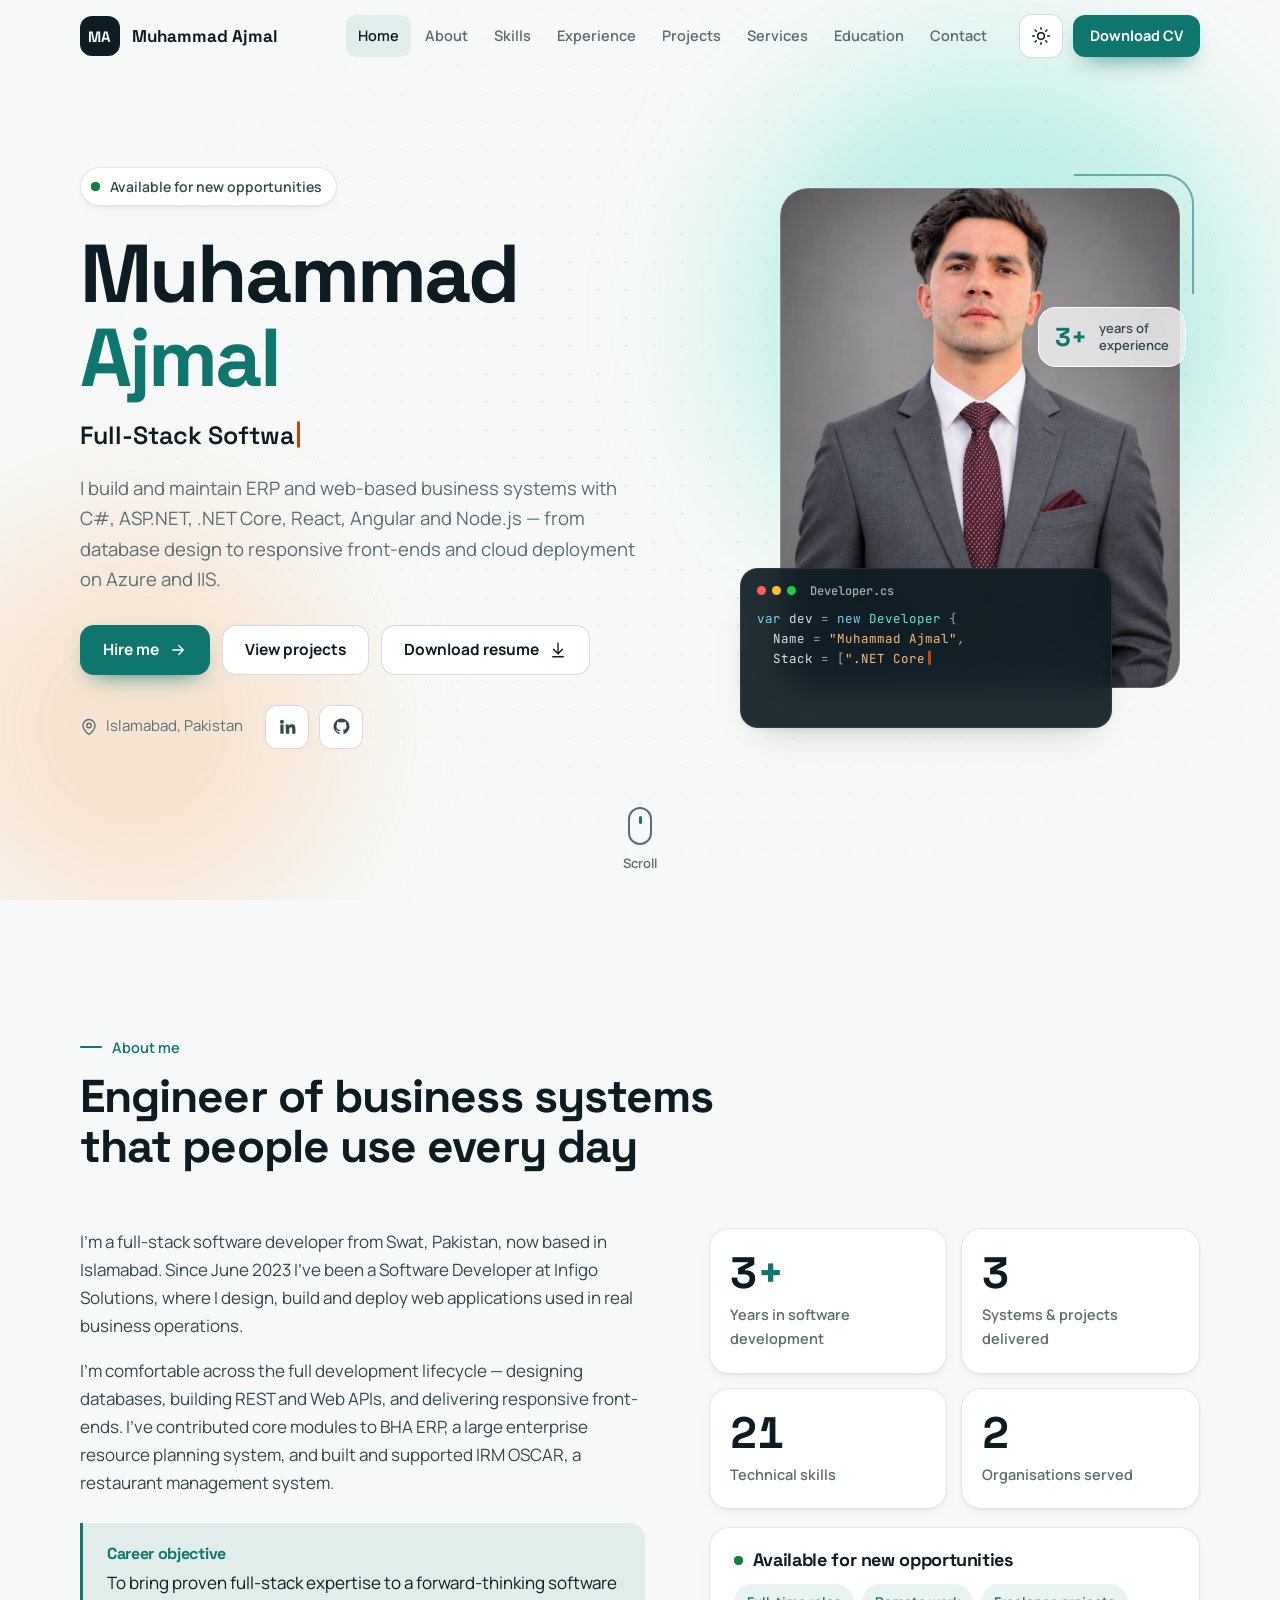
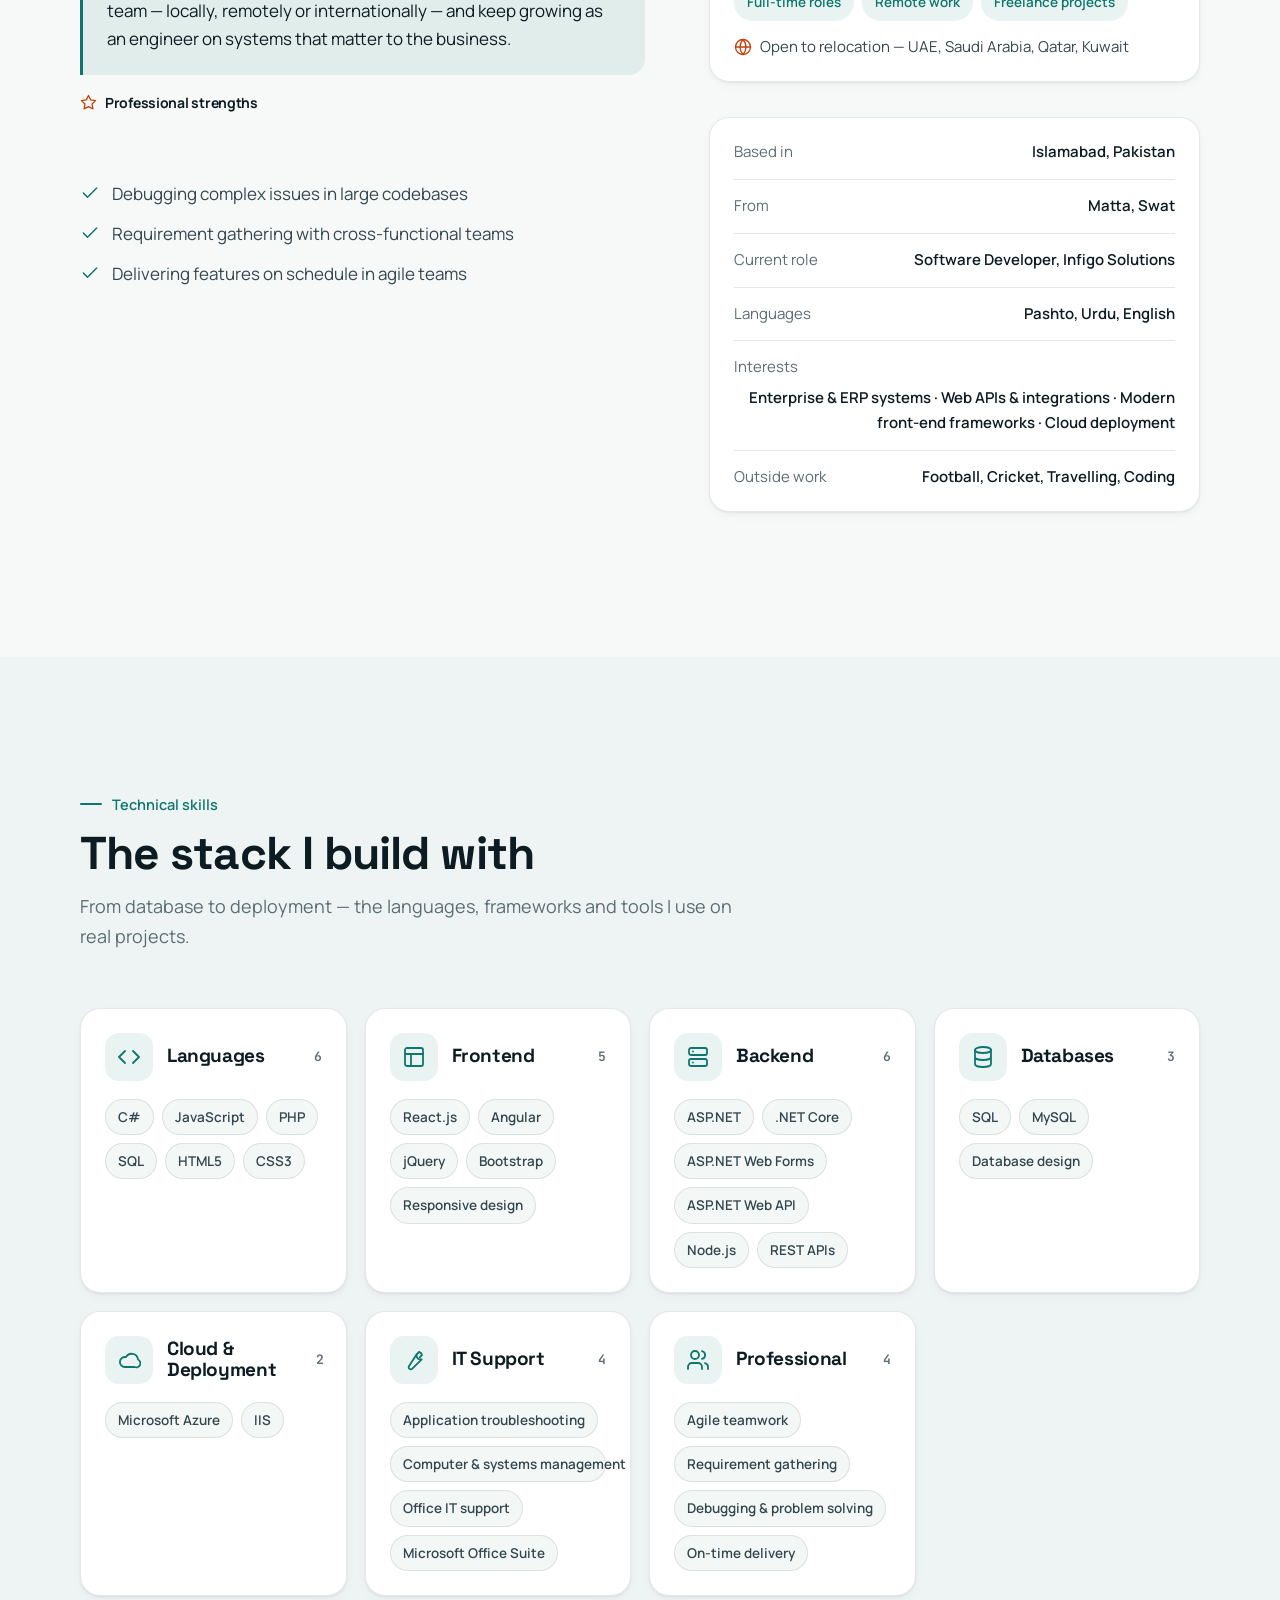
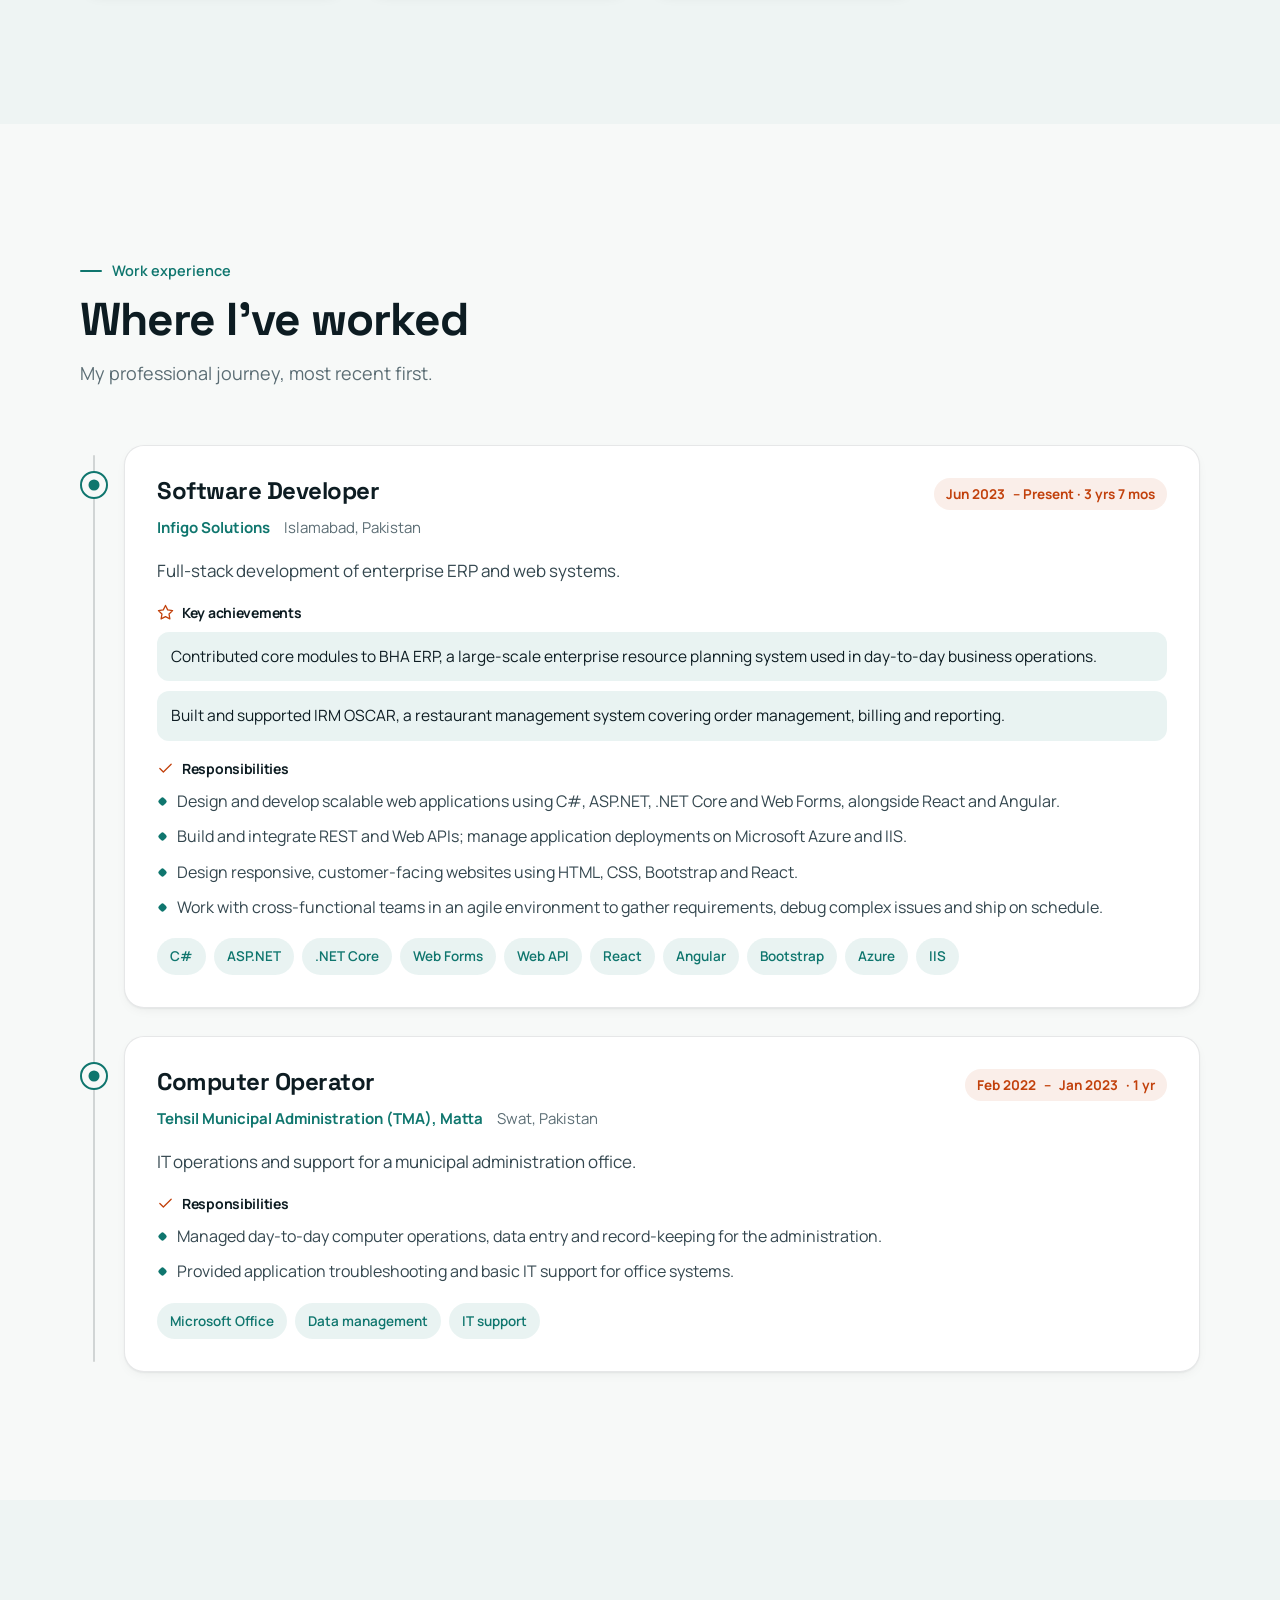
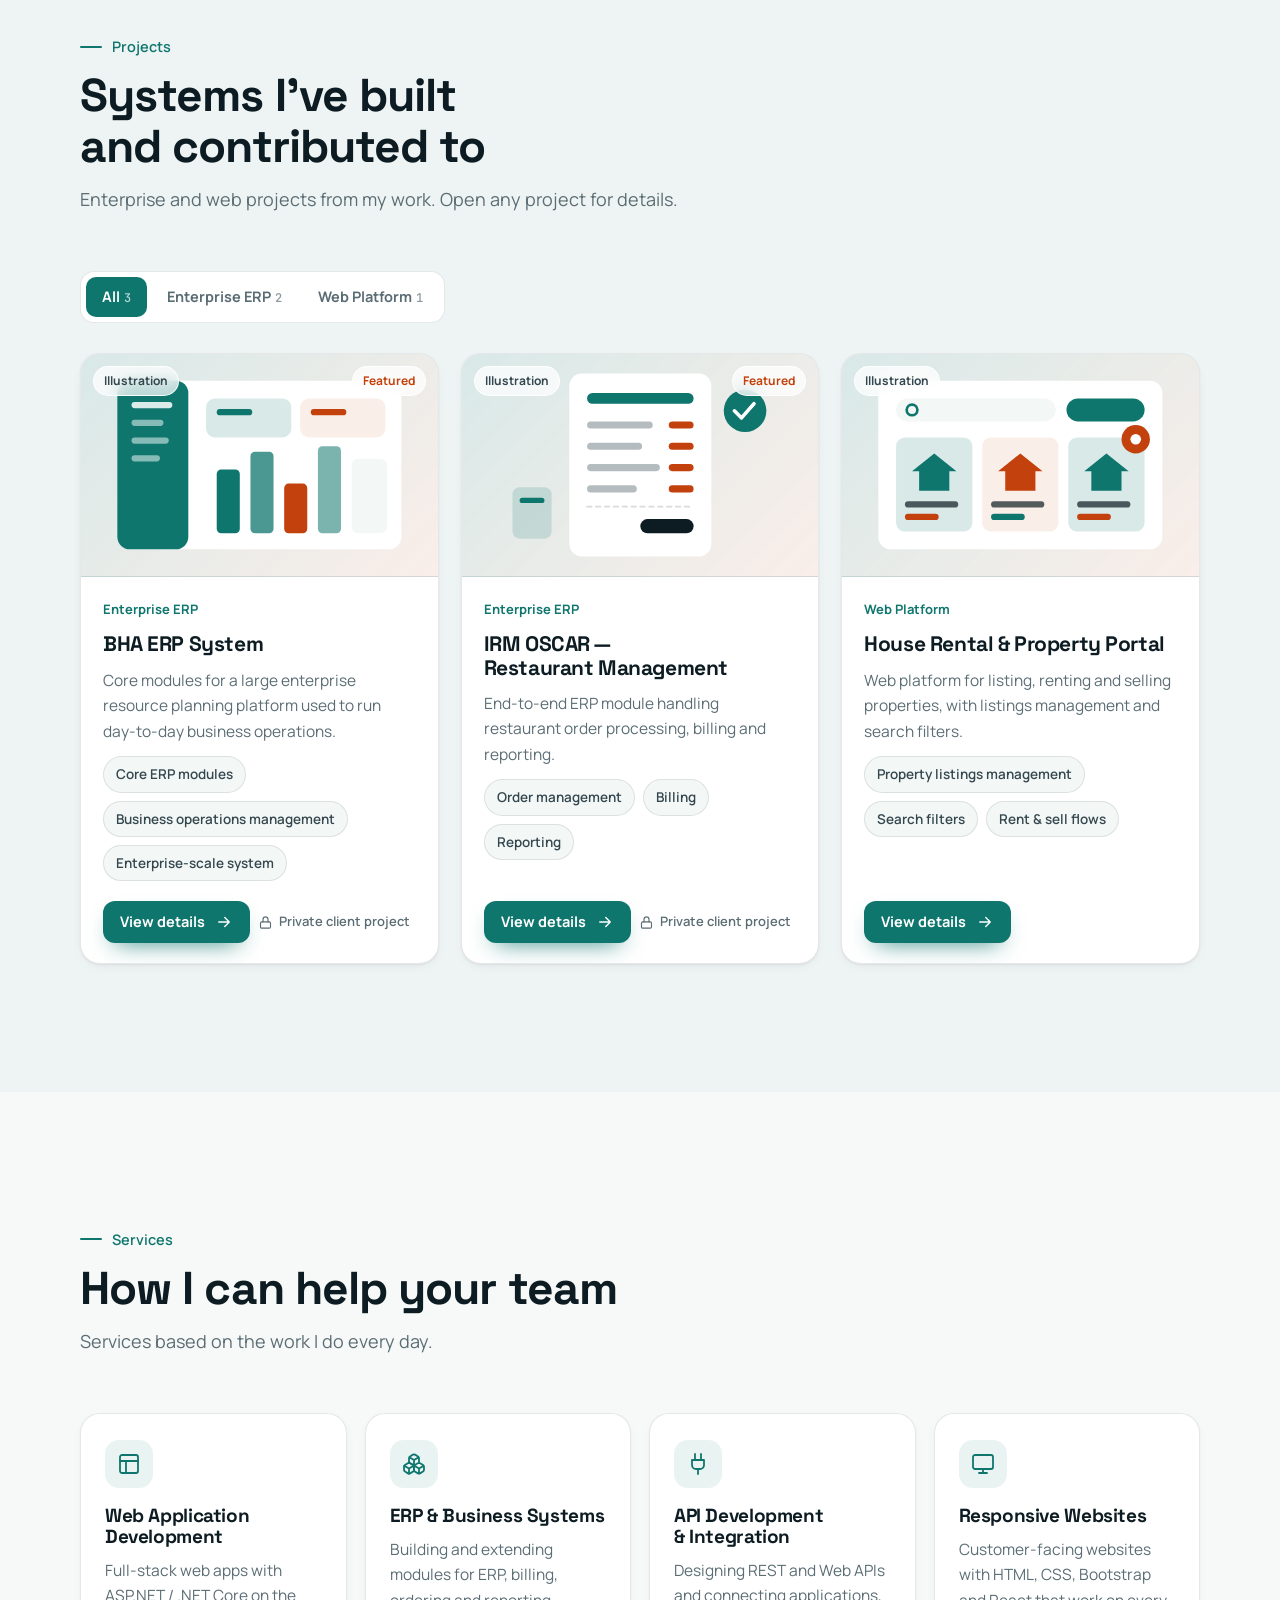
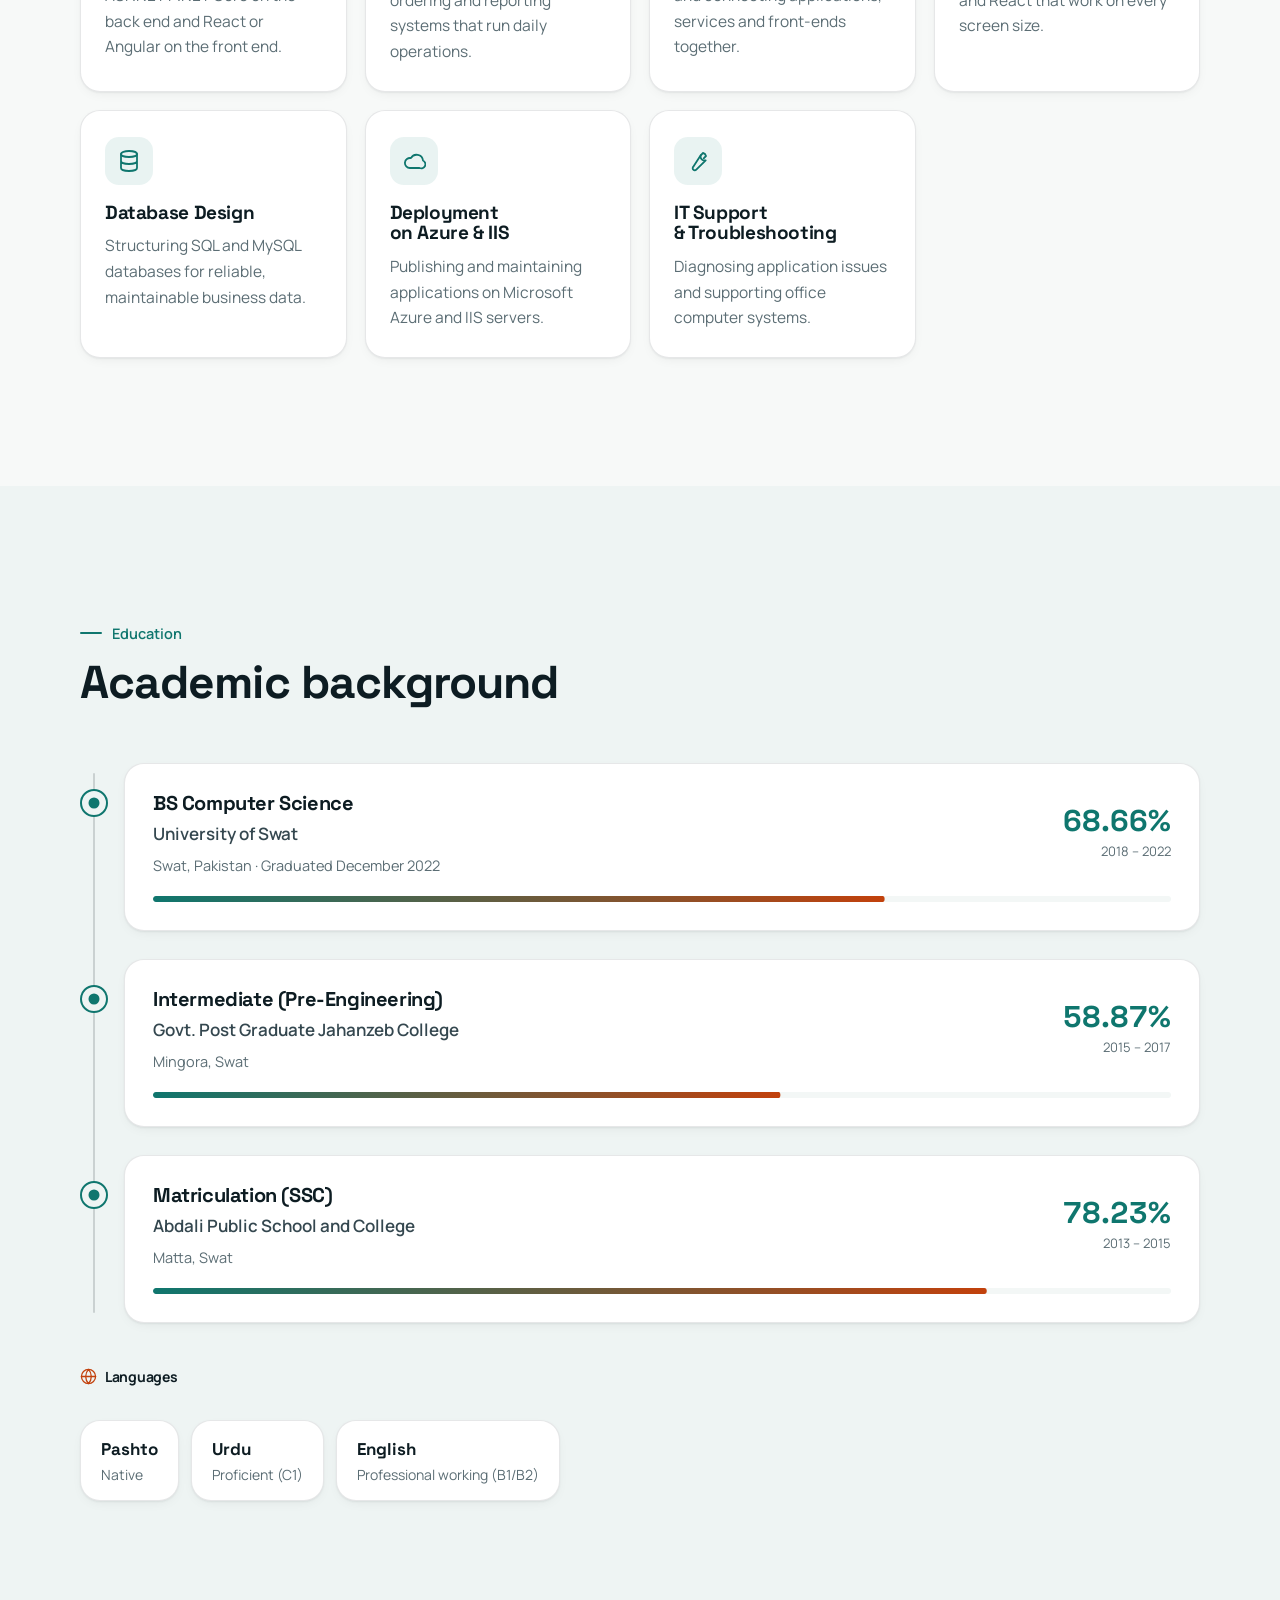
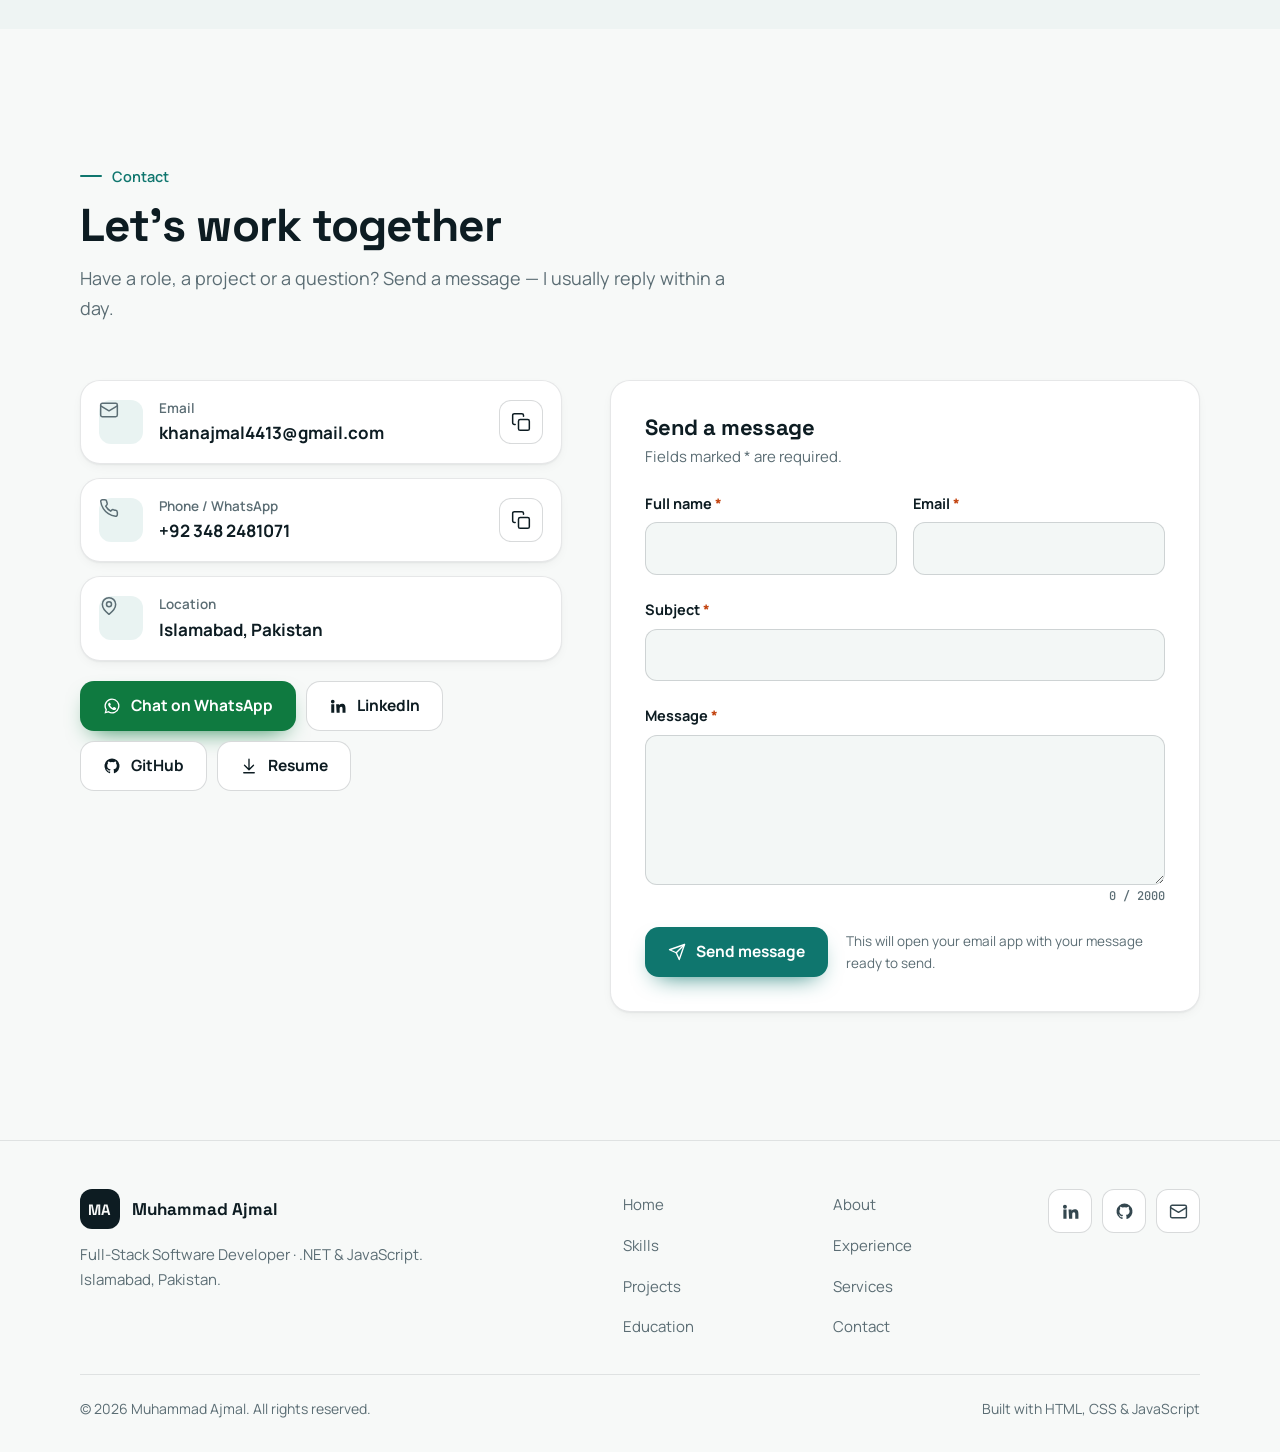
<file: index.html>
<!DOCTYPE html>
<html lang="en" data-theme="light">
<head>
<meta charset="utf-8">
<meta name="viewport" content="width=device-width, initial-scale=1">
<title>Muhammad Ajmal — Full-Stack Software Developer (.NET &amp; JavaScript)</title>
<meta name="description" content="Muhammad Ajmal is a Full-Stack Software Developer in Islamabad, Pakistan with 3+ years building ERP and web systems using C#, ASP.NET, .NET Core, React, Angular and Node.js. Available for full-time, remote and freelance work.">
<meta name="author" content="Muhammad Ajmal">
<meta name="theme-color" content="#0f766e">
<link rel="canonical" href="https://khanajmal4413-beep.github.io/khanajmal.portfilio/">
<link rel="icon" href="favicon.svg" type="image/svg+xml">
<link rel="apple-touch-icon" href="apple-touch-icon.png">

<meta property="og:type" content="profile">
<meta property="og:site_name" content="Muhammad Ajmal">
<meta property="og:title" content="Muhammad Ajmal — Full-Stack Software Developer">
<meta property="og:description" content="3+ years building ERP and web systems with C#, ASP.NET, .NET Core, React and Angular. Available for new opportunities.">
<meta property="og:url" content="https://khanajmal4413-beep.github.io/khanajmal.portfilio/">
<meta property="og:image" content="https://khanajmal4413-beep.github.io/khanajmal.portfilio/og-image.jpg">
<meta property="og:image:width" content="1200">
<meta property="og:image:height" content="630">
<meta property="og:image:alt" content="Muhammad Ajmal — Full-Stack Software Developer">
<meta name="twitter:card" content="summary_large_image">
<meta name="twitter:title" content="Muhammad Ajmal — Full-Stack Software Developer">
<meta name="twitter:description" content="3+ years building ERP and web systems with C#, ASP.NET, .NET Core, React and Angular.">
<meta name="twitter:image" content="https://khanajmal4413-beep.github.io/khanajmal.portfilio/og-image.jpg">

<script>
/* apply saved / preferred theme before paint (no flash) */
(function(){try{var t=localStorage.getItem('ma-theme');if(!t){t=matchMedia('(prefers-color-scheme: dark)').matches?'dark':'light'}document.documentElement.setAttribute('data-theme',t)}catch(e){}})();
</script>
<link rel="preconnect" href="https://fonts.googleapis.com">
<link rel="preconnect" href="https://fonts.gstatic.com" crossorigin>
<link href="https://fonts.googleapis.com/css2?family=Space+Grotesk:wght@500;600;700&family=Manrope:wght@400;500;600;700&family=JetBrains+Mono:wght@400;500&display=swap" rel="stylesheet">
<link rel="preload" as="image" href="profile-gray.webp" type="image/webp">
<link rel="stylesheet" href="styles.css">
</head>
<body>
<a class="skip" href="#main">Skip to content</a>

<div class="loader" id="loader" aria-hidden="true"><span class="loader-mark">MA</span></div>
<div class="progress" id="progress" aria-hidden="true"></div>
<div class="cursor" aria-hidden="true"><span class="cursor-dot"></span><span class="cursor-ring"></span></div>

<header class="nav" id="nav">
  <div class="container nav-inner">
    <a class="brand" href="#home" aria-label="Muhammad Ajmal — home"><span class="brand-mark">MA</span><span class="brand-name">Muhammad Ajmal</span></a>
    <nav class="nav-links" id="navLinks" aria-label="Primary"></nav>
    <div class="nav-actions">
      <button class="icon-btn" id="themeBtn" type="button" aria-label="Switch to dark theme" aria-pressed="false">
        <svg class="i-sun" viewBox="0 0 24 24" aria-hidden="true"><circle cx="12" cy="12" r="4"/><path d="M12 2v2M12 20v2M4.9 4.9l1.4 1.4M17.7 17.7l1.4 1.4M2 12h2M20 12h2M4.9 19.1l1.4-1.4M17.7 6.3l1.4-1.4"/></svg>
        <svg class="i-moon" viewBox="0 0 24 24" aria-hidden="true"><path d="M21 12.8A9 9 0 1 1 11.2 3a7 7 0 0 0 9.8 9.8Z"/></svg>
      </button>
      <a class="btn btn-sm btn-primary nav-cv" id="navCv" href="#" download>Download CV</a>
      <button class="icon-btn menu-btn" id="menuBtn" type="button" aria-label="Open menu" aria-expanded="false" aria-controls="mobileMenu">
        <span></span><span></span><span></span>
      </button>
    </div>
  </div>
</header>

<div class="mobile-menu" id="mobileMenu" hidden>
  <nav aria-label="Mobile"><ul id="mobileLinks"></ul></nav>
  <div class="mobile-foot" id="mobileFoot"></div>
</div>

<main id="main">
  <section class="hero" id="home" aria-labelledby="heroName"></section>
  <section class="section" id="about" aria-labelledby="about-h"></section>
  <section class="section alt" id="skills" aria-labelledby="skills-h"></section>
  <section class="section" id="experience" aria-labelledby="experience-h"></section>
  <section class="section alt" id="projects" aria-labelledby="projects-h"></section>
  <section class="section" id="services" aria-labelledby="services-h"></section>
  <section class="section alt" id="education" aria-labelledby="education-h"></section>
  <section class="section" id="certifications" aria-labelledby="certifications-h" hidden></section>
  <section class="section alt" id="testimonials" aria-labelledby="testimonials-h" hidden></section>
  <section class="section contact" id="contact" aria-labelledby="contact-h"></section>
</main>

<footer class="footer" id="footer"></footer>

<button class="to-top" id="toTop" type="button" aria-label="Back to top">
  <svg class="ring" viewBox="0 0 48 48" aria-hidden="true"><circle cx="24" cy="24" r="21"/><circle class="ring-fill" id="ringFill" cx="24" cy="24" r="21"/></svg>
  <svg class="arrow" viewBox="0 0 24 24" aria-hidden="true"><path d="M12 19V5M6 11l6-6 6 6"/></svg>
</button>

<dialog class="modal" id="modal" aria-labelledby="modalTitle">
  <div class="modal-box">
    <button class="icon-btn modal-close" type="button" data-close aria-label="Close"><svg viewBox="0 0 24 24" aria-hidden="true"><path d="M6 6l12 12M18 6 6 18"/></svg></button>
    <div id="modalBody"></div>
  </div>
</dialog>

<div class="toast" id="toast" role="status" aria-live="polite"></div>

<noscript>
  <div class="noscript">
    <h1>Muhammad Ajmal — Full-Stack Software Developer</h1>
    <p>.NET &amp; JavaScript developer in Islamabad, Pakistan. Email: khanajmal4413@gmail.com · Phone: +92 348 2481071</p>
    <p><a href="Muhammad_Ajmal_CV.pdf">Download CV (PDF)</a></p>
  </div>
</noscript>

<script src="config.js"></script>
<script src="app.js"></script>
</body>
</html>
</file>
<file: styles.css>
/* =====================================================================
   Muhammad Ajmal — Portfolio styles
   VOICE: calm, precise, premium — an engineer's portfolio, not a template.
   IDEA: a well-built system: clean grids, a live code card, measured motion.
   COLOUR: mineral white / deep slate, one teal accent, a warm ember highlight.
   TYPE: Space Grotesk (display) · Manrope (text) · JetBrains Mono (code).
   ===================================================================== */

/* ---------- Design tokens ---------- */
:root{
  --bg:#f7f9f8; --bg-alt:#eef4f3; --surface:#ffffff; --surface-2:#f3f7f6;
  --ink:#0d1c22; --ink-2:#34474f; --mute:#5b6d74; --line:rgba(13,28,34,.10); --line-2:rgba(13,28,34,.16);
  --accent:#0f766e; --accent-hi:#0d9488; --accent-ink:#ffffff; --accent-soft:rgba(15,118,110,.09); --accent-soft-2:rgba(15,118,110,.16);
  --ember:#c2410c; --ember-soft:rgba(194,65,12,.09);
  --ok:#15803d; --err:#b91c1c;
  --glass:rgba(255,255,255,.72); --glass-line:rgba(255,255,255,.9);
  --shadow-sm:0 1px 2px rgba(13,28,34,.06),0 4px 14px -6px rgba(13,28,34,.10);
  --shadow:0 2px 4px rgba(13,28,34,.04),0 18px 40px -22px rgba(13,28,34,.28);
  --shadow-lg:0 30px 70px -30px rgba(13,28,34,.40);
  --dot:rgba(13,28,34,.09);
  --glow-a:rgba(45,212,191,.28); --glow-b:rgba(251,146,60,.20);
  --code-bg:#0f1d23; --code-ink:#d6e4e8;
  --radius:20px; --radius-sm:12px;
  --f-display:"Space Grotesk",system-ui,sans-serif;
  --f-text:"Manrope",system-ui,-apple-system,"Segoe UI",sans-serif;
  --f-mono:"JetBrains Mono",ui-monospace,Consolas,monospace;
  --ease:cubic-bezier(.22,.8,.24,1);
  --nav-h:72px;
  color-scheme:light;
}
:root[data-theme="dark"]{
  --bg:#091115; --bg-alt:#0c171c; --surface:#101c22; --surface-2:#14232a;
  --ink:#e6eef0; --ink-2:#bccbd0; --mute:#8fa2a9; --line:rgba(230,238,240,.09); --line-2:rgba(230,238,240,.16);
  --accent:#2dd4bf; --accent-hi:#5eead4; --accent-ink:#04201c; --accent-soft:rgba(45,212,191,.10); --accent-soft-2:rgba(45,212,191,.18);
  --ember:#fb923c; --ember-soft:rgba(251,146,60,.12);
  --ok:#4ade80; --err:#f87171;
  --glass:rgba(16,28,34,.72); --glass-line:rgba(255,255,255,.08);
  --shadow-sm:0 1px 2px rgba(0,0,0,.3),0 6px 16px -8px rgba(0,0,0,.5);
  --shadow:0 2px 4px rgba(0,0,0,.2),0 20px 44px -22px rgba(0,0,0,.7);
  --shadow-lg:0 30px 70px -30px rgba(0,0,0,.85);
  --dot:rgba(230,238,240,.07);
  --glow-a:rgba(45,212,191,.16); --glow-b:rgba(251,146,60,.10);
  --code-bg:#0a1418; --code-ink:#d6e4e8;
  color-scheme:dark;
}

/* ---------- Base ---------- */
*,*::before,*::after{box-sizing:border-box}
*{min-width:0}
html{scroll-behavior:smooth;scroll-padding-top:calc(var(--nav-h) + 12px);-webkit-text-size-adjust:100%}
body{margin:0;background:var(--bg);color:var(--ink);font:400 17px/1.65 var(--f-text);overflow-x:clip;-webkit-font-smoothing:antialiased;
  transition:background-color .45s var(--ease),color .45s var(--ease)}
body.lock{overflow:hidden}
img,svg{display:block;max-width:100%}
svg{fill:none;stroke:currentColor;stroke-width:1.8;stroke-linecap:round;stroke-linejoin:round}
svg .fill{fill:currentColor;stroke:none}
a{color:inherit;text-decoration:none}
button,input,textarea{font:inherit;color:inherit}
h1,h2,h3,h4{font-family:var(--f-display);line-height:1.1;margin:0;letter-spacing:-.02em;text-wrap:balance}
p{margin:0 0 1em}
ul{margin:0;padding:0;list-style:none}
:focus-visible{outline:2.5px solid var(--accent);outline-offset:3px;border-radius:6px}
::selection{background:var(--accent);color:var(--accent-ink)}
.container{width:100%;max-width:1200px;margin:0 auto;padding:0 clamp(18px,4vw,40px)}
.skip{position:fixed;left:16px;top:-60px;z-index:200;background:var(--accent);color:var(--accent-ink);padding:10px 16px;border-radius:10px;font-weight:700;transition:top .2s}
.skip:focus{top:12px}
.sr{position:absolute;width:1px;height:1px;overflow:hidden;clip:rect(0 0 0 0);white-space:nowrap}
.noscript{max-width:640px;margin:120px auto;padding:24px}

/* ---------- Loader / progress / cursor ---------- */
.loader{position:fixed;inset:0;z-index:150;display:grid;place-items:center;background:var(--bg);transition:opacity .5s var(--ease),visibility .5s}
.loader-mark{font:700 30px var(--f-display);color:var(--accent);width:72px;height:72px;display:grid;place-items:center;border-radius:20px;border:2px solid var(--accent-soft-2);animation:pulse-mark 1.1s var(--ease) infinite}
@keyframes pulse-mark{50%{transform:scale(.9);border-color:var(--accent)}}
.is-ready .loader{opacity:0;visibility:hidden}
.progress{position:fixed;top:0;left:0;right:0;height:3px;z-index:120;background:linear-gradient(90deg,var(--accent),var(--ember));transform:scaleX(0);transform-origin:0 50%}
.cursor{display:none}
@media (pointer:fine) and (prefers-reduced-motion:no-preference){
  .has-cursor .cursor{display:block}
  .cursor-dot,.cursor-ring{position:fixed;left:0;top:0;z-index:140;pointer-events:none;border-radius:50%;translate:-50% -50%}
  .cursor{opacity:0;transition:opacity .3s}.cursor.on{opacity:1}
  .cursor-dot{width:6px;height:6px;background:var(--accent)}
  .cursor-ring{width:34px;height:34px;border:1.5px solid var(--accent);opacity:.45;transition:width .25s var(--ease),height .25s var(--ease),opacity .25s,background-color .25s}
  .cursor.hover .cursor-ring{width:56px;height:56px;opacity:.6;background:var(--accent-soft)}
}

/* ---------- Buttons ---------- */
.btn{--h:50px;position:relative;display:inline-flex;align-items:center;justify-content:center;gap:10px;min-height:var(--h);padding:0 22px;border-radius:14px;border:1px solid transparent;
  font:700 15.5px/1 var(--f-text);cursor:pointer;white-space:nowrap;overflow:hidden;isolation:isolate;
  transition:transform .3s var(--ease),box-shadow .3s var(--ease),background-color .3s,border-color .3s,color .3s}
.btn svg{width:18px;height:18px;flex:none;transition:transform .35s var(--ease)}
.btn:hover svg.mv{transform:translateX(3px)}
.btn:hover svg.dn{transform:translateY(2px)}
.btn:active{transform:scale(.97)}
.btn-primary{background:var(--accent);color:var(--accent-ink);box-shadow:0 10px 24px -12px var(--accent)}
.btn-primary::after{content:"";position:absolute;inset:0;z-index:-1;background:linear-gradient(110deg,transparent 30%,rgba(255,255,255,.35) 50%,transparent 70%);translate:-110% 0;transition:translate .7s var(--ease)}
.btn-primary:hover::after{translate:110% 0}
.btn-primary:hover{box-shadow:0 16px 32px -12px var(--accent)}
.btn-ghost{background:var(--surface);border-color:var(--line-2);color:var(--ink)}
.btn-ghost:hover{border-color:var(--accent);color:var(--accent)}
.btn-text{background:transparent;color:var(--ink);padding:0 10px}
.btn-text:hover{color:var(--accent)}
.btn-sm{--h:42px;padding:0 16px;font-size:14.5px;border-radius:12px}
.btn[disabled]{opacity:.7;cursor:progress}
.icon-btn{width:44px;height:44px;display:grid;place-items:center;border-radius:12px;border:1px solid var(--line-2);background:var(--surface);cursor:pointer;transition:border-color .25s,color .25s,transform .25s var(--ease)}
.icon-btn:hover{border-color:var(--accent);color:var(--accent)}
.icon-btn svg{width:20px;height:20px}

/* ---------- Navigation ---------- */
.nav{position:fixed;inset:0 0 auto;z-index:100;height:var(--nav-h);display:flex;align-items:center;transition:background-color .35s,box-shadow .35s,backdrop-filter .35s}
.nav.scrolled{background:var(--glass);backdrop-filter:saturate(160%) blur(16px);-webkit-backdrop-filter:saturate(160%) blur(16px);box-shadow:0 1px 0 var(--line)}
.nav-inner{display:flex;align-items:center;gap:20px}
.brand{display:flex;align-items:center;gap:12px;font:700 17px var(--f-display);flex:none}
.brand-mark{width:40px;height:40px;display:grid;place-items:center;border-radius:12px;background:var(--ink);color:var(--bg);font-size:15px;letter-spacing:.02em;transition:transform .5s var(--ease),background-color .3s}
.brand:hover .brand-mark{transform:rotate(-8deg) scale(1.06);background:var(--accent);color:var(--accent-ink)}
.nav-links{position:relative;display:flex;gap:2px;margin-left:auto}
.nav-links a{position:relative;z-index:1;padding:9px 12px;border-radius:10px;font-size:14.5px;font-weight:600;color:var(--mute);transition:color .25s;white-space:nowrap}
.nav-links a:hover,.nav-links a.active{color:var(--ink)}
.nav-indicator{position:absolute;z-index:0;top:0;left:0;height:100%;border-radius:10px;background:var(--accent-soft);transition:transform .45s var(--ease),width .45s var(--ease),opacity .3s;opacity:0}
.nav-actions{display:flex;align-items:center;gap:10px;flex:none}
.i-moon{display:none}
[data-theme="dark"] .i-sun{display:none}[data-theme="dark"] .i-moon{display:block}
#themeBtn svg{transition:transform .5s var(--ease)}
#themeBtn:hover svg{transform:rotate(25deg)}
.menu-btn{display:none;position:relative}
.menu-btn span{position:absolute;left:12px;right:12px;height:2px;border-radius:2px;background:currentColor;transition:transform .35s var(--ease),opacity .25s}
.menu-btn span:nth-child(1){top:15px}.menu-btn span:nth-child(2){top:21px}.menu-btn span:nth-child(3){top:27px}
.menu-open .menu-btn span:nth-child(1){transform:translateY(6px) rotate(45deg)}
.menu-open .menu-btn span:nth-child(2){opacity:0}
.menu-open .menu-btn span:nth-child(3){transform:translateY(-6px) rotate(-45deg)}
.mobile-menu{position:fixed;inset:var(--nav-h) 0 0;z-index:95;background:var(--bg);padding:20px clamp(18px,4vw,40px) 32px;display:flex;flex-direction:column;gap:24px;overflow-y:auto;
  opacity:0;transform:translateY(-12px);transition:opacity .35s var(--ease),transform .35s var(--ease)}
.mobile-menu.open{opacity:1;transform:none}
.mobile-menu li{opacity:0;transform:translateY(12px);transition:opacity .4s var(--ease),transform .4s var(--ease);transition-delay:calc(var(--i)*40ms + 60ms)}
.mobile-menu.open li{opacity:1;transform:none}
.mobile-menu nav a{display:flex;align-items:center;justify-content:space-between;padding:14px 4px;border-bottom:1px solid var(--line);font:600 22px var(--f-display)}
.mobile-menu nav a svg{width:20px;height:20px;color:var(--mute);transition:transform .3s var(--ease)}
.mobile-menu nav a:hover svg{transform:translateX(4px);color:var(--accent)}
.mobile-menu nav a.active{color:var(--accent)}
.mobile-menu[hidden]{display:none}
.mobile-foot{display:flex;flex-wrap:wrap;gap:12px;margin-top:auto}

/* ---------- Section scaffolding ---------- */
.section{position:relative;padding:clamp(80px,10vw,128px) 0}
.section.alt{background:var(--bg-alt)}
.head{max-width:720px;margin-bottom:clamp(36px,5vw,56px)}
.eyebrow{display:inline-flex;align-items:center;gap:10px;font:600 14.5px var(--f-text);color:var(--accent);margin-bottom:14px}
.eyebrow::before{content:"";width:22px;height:2px;border-radius:2px;background:currentColor}
.head h2{font-size:clamp(30px,4.2vw,46px);font-weight:700;margin-bottom:14px}
.head p{color:var(--mute);font-size:18px;margin:0;max-width:62ch}
.card{background:var(--surface);border:1px solid var(--line);border-radius:var(--radius);box-shadow:var(--shadow-sm);transition:transform .45s var(--ease),box-shadow .45s var(--ease),border-color .35s,background-color .45s}
.spot{position:relative;overflow:hidden}
.spot::before{content:"";position:absolute;inset:0;pointer-events:none;opacity:0;transition:opacity .35s;
  background:radial-gradient(380px circle at var(--mx,50%) var(--my,50%),var(--accent-soft-2),transparent 55%)}
.spot:hover::before{opacity:1}
.lift:hover{transform:translateY(-6px);box-shadow:var(--shadow);border-color:var(--accent-soft-2)}
.chip{display:inline-flex;align-items:center;gap:6px;padding:6px 12px;border-radius:999px;font-size:13.5px;font-weight:600;background:var(--surface-2);border:1px solid var(--line);color:var(--ink-2);white-space:nowrap;transition:background-color .25s,color .25s,border-color .25s,transform .25s var(--ease)}
.chip.accent{background:var(--accent-soft);border-color:transparent;color:var(--accent)}
.chips{display:flex;flex-wrap:wrap;gap:8px}
.ico{width:48px;height:48px;flex:none;display:grid;place-items:center;border-radius:14px;background:var(--accent-soft);color:var(--accent);transition:transform .5s var(--ease),background-color .3s,color .3s}
.ico svg{width:24px;height:24px}

/* ---------- Reveal animations ---------- */
.rv{opacity:0;transform:translateY(28px);transition:opacity .9s var(--ease),transform .9s var(--ease);transition-delay:var(--d,0ms)}
.rv.rv-l{transform:translateX(-36px)}.rv.rv-r{transform:translateX(36px)}.rv.rv-s{transform:scale(.94)}
.rv.in{opacity:1;transform:none}
.no-js .rv{opacity:1;transform:none}

/* ---------- Hero ---------- */
.hero{position:relative;min-height:100svh;display:flex;align-items:center;padding:calc(var(--nav-h) + 40px) 0 96px;overflow:hidden}
.hero-bg{position:absolute;inset:0;pointer-events:none;z-index:0}
.hero-grid{position:absolute;inset:-60px;background-image:radial-gradient(var(--dot) 1.3px,transparent 1.4px);background-size:28px 28px;
  -webkit-mask-image:radial-gradient(ellipse 70% 65% at 60% 45%,#000 30%,transparent 75%);mask-image:radial-gradient(ellipse 70% 65% at 60% 45%,#000 30%,transparent 75%)}
.glow{position:absolute;border-radius:50%;filter:blur(70px);animation:drift 16s ease-in-out infinite alternate}
.glow.a{width:min(520px,70vw);aspect-ratio:1;right:2%;top:6%;background:var(--glow-a)}
.glow.b{width:min(420px,60vw);aspect-ratio:1;left:-6%;bottom:-4%;background:var(--glow-b);animation-delay:-8s}
@keyframes drift{to{transform:translate(50px,-36px) scale(1.12)}}
.hero-inner{position:relative;z-index:1;display:grid;grid-template-columns:minmax(0,1.08fr) minmax(0,.92fr);gap:clamp(36px,6vw,80px);align-items:center}
.status{display:inline-flex;align-items:center;gap:10px;padding:7px 14px 7px 10px;border-radius:999px;background:var(--surface);border:1px solid var(--line);box-shadow:var(--shadow-sm);font-size:14px;font-weight:600;color:var(--ink-2);margin-bottom:26px}
.status-dot{position:relative;width:9px;height:9px;border-radius:50%;background:var(--ok)}
.status-dot::after{content:"";position:absolute;inset:0;border-radius:50%;background:var(--ok);animation:ping 1.8s var(--ease) infinite}
@keyframes ping{to{transform:scale(2.8);opacity:0}}
.hero h1{font-size:clamp(42px,6.6vw,82px);font-weight:700;letter-spacing:-.035em;line-height:1.02;margin-bottom:18px}
.hero h1 .w{display:inline-block;white-space:nowrap}
.hero h1 .ch{display:inline-block;opacity:0;transform:translateY(.55em);transition:opacity .6s var(--ease),transform .8s var(--ease)}
.is-ready .hero h1 .ch{opacity:1;transform:none}
.hero h1 .last{color:var(--accent)}
.role{display:flex;flex-wrap:wrap;align-items:baseline;gap:0 10px;font:600 clamp(19px,2.3vw,25px)/1.35 var(--f-display);color:var(--ink-2);margin-bottom:20px;min-height:1.4em}
.role-text{color:var(--ink)}
.caret{display:inline-block;width:2.5px;height:1.05em;background:var(--ember);margin-left:3px;translate:0 .14em;animation:blink 1s steps(1) infinite}
@keyframes blink{50%{opacity:0}}
.hero-sum{font-size:clamp(16.5px,1.5vw,18.5px);color:var(--mute);max-width:56ch;margin-bottom:30px}
.hero-cta{display:flex;flex-wrap:wrap;gap:12px;margin-bottom:30px}
.hero-meta{display:flex;flex-wrap:wrap;align-items:center;gap:14px 22px;color:var(--mute);font-size:15px}
.hero-meta .loc{display:inline-flex;align-items:center;gap:8px}
.hero-meta svg{width:18px;height:18px}
.socials{display:flex;gap:10px}
.socials a{width:44px;height:44px;display:grid;place-items:center;border-radius:12px;border:1px solid var(--line-2);background:var(--surface);color:var(--ink-2);transition:transform .35s var(--ease),color .25s,border-color .25s,box-shadow .35s}
.socials a:hover{transform:translateY(-3px);color:var(--accent);border-color:var(--accent);box-shadow:var(--shadow-sm)}
.socials svg{width:19px;height:19px}

.visual{position:relative;justify-self:center;width:min(100%,440px);padding:0 0 40px 40px}
.photo{position:relative;border-radius:28px;overflow:hidden;aspect-ratio:4/5;background:var(--surface-2);box-shadow:var(--shadow-lg);
  clip-path:inset(100% 0 0 0 round 28px);transition:clip-path 1.3s var(--ease) .35s}
.is-ready .photo{clip-path:inset(0 0 0 0 round 28px)}
.photo img{width:100%;height:100%;object-fit:cover;object-position:50% 20%;transform:scale(1.18);transition:transform 1.8s var(--ease) .35s}
.is-ready .photo img{transform:scale(1)}
.photo::after{content:"";position:absolute;inset:0;border-radius:inherit;box-shadow:inset 0 0 0 1px rgba(255,255,255,.18)}
.frame{position:absolute;right:-14px;top:-14px;width:120px;height:120px;border-top:2px solid var(--accent);border-right:2px solid var(--accent);border-radius:0 30px 0 0;opacity:.55}
.float{position:absolute;background:var(--glass);border:1px solid var(--glass-line);backdrop-filter:blur(14px) saturate(150%);-webkit-backdrop-filter:blur(14px) saturate(150%);border-radius:18px;box-shadow:var(--shadow);animation:bob 7s ease-in-out infinite}
@keyframes bob{50%{transform:translateY(-10px)}}
.code{left:0;bottom:0;width:min(94%,372px);padding:14px 16px 16px;background:color-mix(in srgb,var(--code-bg) 92%,transparent);border-color:rgba(255,255,255,.08);color:var(--code-ink);animation-delay:-2s}
.code-bar{display:flex;align-items:center;gap:6px;margin-bottom:10px}
.code-bar i{width:9px;height:9px;border-radius:50%;background:#ff5f57}.code-bar i:nth-child(2){background:#febc2e}.code-bar i:nth-child(3){background:#28c840}
.code-bar span{margin-left:8px;font:500 12px var(--f-mono);color:#9fb3b9}
.code pre{margin:0;font:400 12.5px/1.6 var(--f-mono);white-space:pre-wrap;min-height:8.2em}
.tk-k{color:#7dd3fc}.tk-t{color:#5eead4}.tk-s{color:#fdba74}.tk-p{color:#94a3b8}
.stat-float{right:-6px;top:22%;padding:12px 16px;display:flex;align-items:center;gap:12px;animation-delay:-4s}
.stat-float strong{font:700 26px/1 var(--f-display);color:var(--accent)}
.stat-float span{font-size:13px;line-height:1.3;color:var(--ink-2);font-weight:600}
.scroll-cue{position:absolute;left:50%;bottom:26px;z-index:1;translate:-50% 0;display:flex;flex-direction:column;align-items:center;gap:8px;color:var(--mute);font-size:13px;font-weight:600}
.scroll-cue .mouse{width:24px;height:38px;border:2px solid currentColor;border-radius:14px;position:relative}
.scroll-cue .mouse::after{content:"";position:absolute;left:50%;top:7px;width:3px;height:8px;margin-left:-1.5px;border-radius:2px;background:var(--accent);animation:wheel 1.8s var(--ease) infinite}
@keyframes wheel{0%{opacity:0;transform:translateY(-3px)}30%{opacity:1}100%{opacity:0;transform:translateY(12px)}}
.scroll-cue:hover{color:var(--accent)}

/* ---------- About ---------- */
.about-grid{display:grid;grid-template-columns:minmax(0,1.15fr) minmax(0,1fr);gap:clamp(28px,5vw,64px);align-items:start}
.about-text p{color:var(--ink-2)}
.objective{margin-top:26px;padding:22px 24px;border-left:3px solid var(--accent);background:var(--accent-soft);border-radius:0 16px 16px 0}
.objective h3{font-size:16px;margin-bottom:6px;color:var(--accent)}
.objective p{margin:0;color:var(--ink)}
.strengths{margin-top:28px;display:grid;gap:12px}
.strengths li{display:flex;gap:12px;align-items:flex-start;color:var(--ink-2)}
.strengths svg{width:20px;height:20px;flex:none;color:var(--accent);margin-top:3px}
.about-side{display:grid;gap:18px}
.stats{display:grid;grid-template-columns:repeat(2,minmax(0,1fr));gap:14px}
.stat{padding:22px 20px}
.stat strong{display:block;font:700 clamp(34px,4vw,44px)/1 var(--f-display);color:var(--ink);margin-bottom:8px;font-variant-numeric:tabular-nums}
.stat strong em{font-style:normal;color:var(--accent)}
.stat > span{display:block;font-size:14.5px;color:var(--mute);font-weight:600}
.avail{padding:22px 24px}
.avail h3{display:flex;align-items:center;gap:10px;font-size:18px;margin-bottom:14px}
.avail p{margin:14px 0 0;font-size:15px;color:var(--ink-2);display:flex;gap:8px;align-items:flex-start}
.avail p svg{width:18px;height:18px;flex:none;margin-top:3px;color:var(--ember)}
.facts{padding:8px 24px}
.facts div{display:flex;justify-content:space-between;gap:6px 16px;padding:14px 0;border-bottom:1px solid var(--line);flex-wrap:wrap;font-size:15px}
.facts div:last-child{border:0}
.facts dt{color:var(--mute)}.facts dd{margin:0;font-weight:600;text-align:right}

/* ---------- Skills ---------- */
.skills-grid{display:grid;grid-template-columns:repeat(auto-fill,minmax(min(100%,250px),1fr));gap:18px}
.skill{padding:24px}
.skill-top{display:flex;align-items:center;gap:14px;margin-bottom:18px}
.skill h3{font-size:19px}
.skill-count{margin-left:auto;font:600 13px var(--f-mono);color:var(--mute)}
.skill:hover .ico{transform:rotate(-8deg) scale(1.08);background:var(--accent);color:var(--accent-ink)}
.skill .chip:hover{transform:translateY(-2px);border-color:var(--accent);color:var(--accent)}

/* ---------- Timeline (experience + education) ---------- */
.timeline{position:relative;display:grid;gap:28px;padding:0 0 0 44px;margin:0;list-style:none}
.timeline::before{content:"";position:absolute;left:13px;top:10px;bottom:10px;width:2px;background:var(--line-2);border-radius:2px}
.tl-fill{position:absolute;left:13px;top:10px;width:2px;height:calc(100% - 20px);background:linear-gradient(var(--accent),var(--ember));border-radius:2px;transform-origin:top;transform:scaleY(0)}
.tl-item{position:relative}
.tl-node{position:absolute;left:-44px;top:26px;width:28px;height:28px;display:grid;place-items:center;border-radius:50%;background:var(--bg);border:2px solid var(--line-2);transition:border-color .5s,background-color .5s}
.tl-node::after{content:"";width:10px;height:10px;border-radius:50%;background:var(--line-2);transition:background-color .5s,transform .5s var(--ease)}
.section.alt .tl-node{background:var(--bg-alt)}
.tl-item.in .tl-node{border-color:var(--accent)}
.tl-item.in .tl-node::after{background:var(--accent);transform:scale(1.1)}
.job{padding:clamp(22px,3vw,32px)}
.job-head{display:flex;flex-wrap:wrap;justify-content:space-between;gap:10px 20px;margin-bottom:6px}
.job h3{font-size:clamp(20px,2.2vw,24px)}
.date{display:inline-flex;align-items:center;gap:8px;padding:5px 12px;border-radius:999px;background:var(--ember-soft);color:var(--ember);font-size:13.5px;font-weight:700;white-space:nowrap;height:fit-content}
.job-org{display:flex;flex-wrap:wrap;gap:4px 14px;color:var(--mute);font-size:15px;margin-bottom:16px}
.job-org b{color:var(--accent);font-weight:700}
.job-sum{color:var(--ink-2);margin-bottom:16px}
.sub{font:700 14px var(--f-text);color:var(--ink);margin:18px 0 10px;display:flex;align-items:center;gap:8px}
.sub svg{width:17px;height:17px;color:var(--ember)}
.bul{display:grid;gap:9px;color:var(--ink-2);font-size:16px}
.bul li{position:relative;padding-left:20px}
.bul li::before{content:"";position:absolute;left:2px;top:.62em;width:7px;height:7px;border-radius:2px;background:var(--accent);transform:rotate(45deg)}
.hl{display:grid;gap:10px}
.hl li{padding:12px 14px;border-radius:12px;background:var(--accent-soft);color:var(--ink);font-size:15.5px}
.job .chips{margin-top:18px}

/* ---------- Projects ---------- */
.filters{position:relative;display:inline-flex;flex-wrap:wrap;gap:4px;padding:5px;border-radius:14px;background:var(--surface);border:1px solid var(--line);margin-bottom:30px}
.filters button{position:relative;z-index:1;min-height:40px;padding:0 16px;border:0;border-radius:10px;background:none;cursor:pointer;font-size:14.5px;font-weight:700;color:var(--mute);transition:color .3s}
.filters button[aria-pressed="true"]{color:var(--accent-ink)}
.filters button span{font:500 12px var(--f-mono);opacity:.7;margin-left:4px}
.filter-pill{position:absolute;z-index:0;top:5px;left:0;height:calc(100% - 10px);border-radius:10px;background:var(--accent);transition:transform .45s var(--ease),width .45s var(--ease)}
.projects-grid{display:grid;grid-template-columns:repeat(auto-fill,minmax(min(100%,330px),1fr));gap:22px}
.project{display:flex;flex-direction:column;transition:transform .45s var(--ease),box-shadow .45s var(--ease),border-color .35s,opacity .4s var(--ease)}
.project.hide{display:none}
.project.fade{opacity:0;transform:scale(.96)}
.shot{position:relative;aspect-ratio:16/10;overflow:hidden;background:linear-gradient(135deg,var(--accent-soft-2),var(--ember-soft));border-bottom:1px solid var(--line)}
.shot img,.shot svg{width:100%;height:100%;object-fit:cover;transition:transform .8s var(--ease)}
.project:hover .shot img,.project:hover .shot svg{transform:scale(1.05)}
.shot-tag{position:absolute;left:12px;top:12px;padding:4px 10px;border-radius:999px;font-size:12px;font-weight:700;background:var(--glass);border:1px solid var(--glass-line);backdrop-filter:blur(8px);color:var(--ink-2)}
.shot-feat{left:auto;right:12px;color:var(--ember)}
.project-body{padding:22px 22px 20px;display:flex;flex-direction:column;gap:12px;flex:1}
.project-cat{font-size:13px;font-weight:700;color:var(--accent)}
.project h3{font-size:21px}
.project p{color:var(--mute);margin:0;font-size:15.5px}
.project-actions{display:flex;flex-wrap:wrap;align-items:center;gap:8px;margin-top:auto;padding-top:8px}
.private{display:inline-flex;align-items:center;gap:6px;font-size:13px;font-weight:600;color:var(--mute)}
.private svg{width:15px;height:15px}
.bar{transform-box:fill-box;transform-origin:bottom;animation:bars 2.6s ease-in-out infinite alternate}
.bar:nth-of-type(2){animation-delay:-.6s}.bar:nth-of-type(3){animation-delay:-1.2s}.bar:nth-of-type(4){animation-delay:-1.8s}
@keyframes bars{from{transform:scaleY(.45)}}
.beat{transform-box:fill-box;transform-origin:center;animation:beat 2.4s ease-in-out infinite}
@keyframes beat{50%{transform:scale(1.12)}}

/* ---------- Services ---------- */
.services-grid{display:grid;grid-template-columns:repeat(auto-fill,minmax(min(100%,260px),1fr));gap:18px}
.service{padding:26px 24px}
.service .ico{margin-bottom:18px}
.service h3{font-size:19px;margin-bottom:10px}
.service p{color:var(--mute);font-size:15.5px;margin:0}
.service:hover .ico{background:var(--accent);color:var(--accent-ink);transform:translateY(-3px)}

/* ---------- Education ---------- */
.edu{padding:clamp(20px,3vw,28px);display:grid;grid-template-columns:minmax(0,1fr) auto;gap:6px 24px;align-items:center}
.edu h3{font-size:20px}
.edu-school{color:var(--ink-2);font-weight:600}
.edu-meta{color:var(--mute);font-size:14.5px}
.edu-score{grid-row:span 3;text-align:right}
.edu-score strong{display:block;font:700 30px/1 var(--f-display);color:var(--accent);font-variant-numeric:tabular-nums}
.edu-score span{font-size:13px;color:var(--mute)}
.meter{grid-column:1/-1;height:6px;border-radius:6px;background:var(--surface-2);overflow:hidden;margin-top:12px}
.meter i{display:block;height:100%;width:100%;border-radius:inherit;background:linear-gradient(90deg,var(--accent),var(--ember));transform-origin:left;transform:scaleX(0);transition:transform 1.6s var(--ease) .3s}
.langs{display:flex;flex-wrap:wrap;gap:12px;margin-top:34px}
.lang{padding:14px 20px;display:flex;flex-direction:column}
.lang b{font-family:var(--f-display)}.lang span{font-size:14px;color:var(--mute)}

/* ---------- Certifications ---------- */
.certs-grid{display:grid;grid-template-columns:repeat(auto-fill,minmax(min(100%,300px),1fr));gap:20px}
.cert{display:flex;flex-direction:column}
.cert .shot{aspect-ratio:4/3}
.cert-body{padding:20px;display:flex;flex-direction:column;gap:8px;flex:1}
.cert-body p{margin:0;color:var(--mute);font-size:15px}

/* ---------- Testimonials ---------- */
.quotes{display:flex;gap:20px;overflow-x:auto;scroll-snap-type:x mandatory;padding-bottom:10px}
.quote{flex:0 0 min(100%,420px);scroll-snap-align:start;padding:28px}
.quote blockquote{margin:0 0 18px;font-size:17px;color:var(--ink-2)}
.quote b{display:block}.quote span{font-size:14px;color:var(--mute)}

/* ---------- Contact ---------- */
.contact-grid{display:grid;grid-template-columns:minmax(0,.9fr) minmax(0,1.1fr);gap:clamp(24px,4vw,48px);align-items:start}
.contact-list{display:grid;gap:14px}
.c-item{display:flex;align-items:center;gap:16px;padding:16px 18px}
.c-item .ico{width:44px;height:44px;border-radius:12px}
.c-item .ico svg{width:20px;height:20px}
.c-item div{flex:1}
.c-item span{display:block;font-size:13.5px;color:var(--mute);font-weight:600}
.c-item a,.c-item b{font-weight:700;overflow-wrap:anywhere}
.c-item a:hover{color:var(--accent)}
.c-item .copy{flex:none}
.c-actions{display:flex;flex-wrap:wrap;gap:10px;margin-top:6px}
.btn-wa{background:#0f7a40;color:#fff;box-shadow:0 10px 24px -12px #0f7a40}
.btn-wa:hover{background:#0b6634}
.form{padding:clamp(22px,3.5vw,34px)}
.form h3{font-size:22px;margin-bottom:6px}
.form > p{color:var(--mute);font-size:15px;margin-bottom:22px}
.row{display:grid;grid-template-columns:repeat(2,minmax(0,1fr));gap:16px}
.field{display:flex;flex-direction:column;gap:7px;margin-bottom:16px}
.field label{font-size:14.5px;font-weight:700}
.field label i{font-style:normal;color:var(--ember)}
.field input,.field textarea{width:100%;min-height:50px;padding:12px 15px;border-radius:12px;border:1.5px solid var(--line-2);background:var(--surface-2);font-size:16px;transition:border-color .25s,box-shadow .25s,background-color .25s}
.field textarea{min-height:150px;resize:vertical;line-height:1.55}
.field input:hover,.field textarea:hover{border-color:var(--mute)}
.field input:focus,.field textarea:focus{outline:none;border-color:var(--accent);background:var(--surface);box-shadow:0 0 0 4px var(--accent-soft-2)}
.field.bad input,.field.bad textarea{border-color:var(--err)}
.field .err{min-height:0;font-size:13.5px;font-weight:600;color:var(--err)}
.field .count{align-self:flex-end;font:500 12px var(--f-mono);color:var(--mute);margin-top:-4px}
.hp{position:absolute!important;left:-9999px!important;width:1px;height:1px;overflow:hidden}
.form-foot{display:flex;flex-wrap:wrap;align-items:center;gap:14px 18px;margin-top:4px}
.form-note{font-size:13.5px;color:var(--mute);margin:0;flex:1 1 220px}
.spinner{width:18px;height:18px;border-radius:50%;border:2.5px solid currentColor;border-right-color:transparent;animation:spin .8s linear infinite;display:none}
.loading .spinner{display:block}.loading .send-ico{display:none}
@keyframes spin{to{transform:rotate(360deg)}}
.form-msg{display:none;margin-top:18px;padding:14px 16px;border-radius:12px;font-size:15px;font-weight:600}
.form-msg.show{display:flex;gap:10px;align-items:flex-start;animation:pop .5s var(--ease)}
.form-msg svg{width:20px;height:20px;flex:none;margin-top:1px}
.form-msg.ok{background:color-mix(in srgb,var(--ok) 12%,transparent);color:var(--ok)}
.form-msg.bad{background:color-mix(in srgb,var(--err) 12%,transparent);color:var(--err)}
.form-msg.info{background:var(--accent-soft);color:var(--accent)}
@keyframes pop{from{opacity:0;transform:translateY(8px)}}

/* ---------- Footer ---------- */
.footer{border-top:1px solid var(--line);padding:48px 0 32px;background:var(--bg)}
.foot-top{display:grid;grid-template-columns:minmax(0,1.3fr) minmax(0,1fr) auto;gap:30px;align-items:start;padding-bottom:30px;border-bottom:1px solid var(--line)}
.foot-brand p{color:var(--mute);font-size:15px;margin:14px 0 0;max-width:40ch}
.foot-links{display:grid;grid-template-columns:repeat(2,minmax(0,1fr));gap:8px 24px}
.foot-links a{color:var(--mute);font-size:15px;padding:4px 0;transition:color .25s}
.foot-links a:hover{color:var(--accent)}
.foot-bottom{display:flex;flex-wrap:wrap;justify-content:space-between;gap:10px;padding-top:22px;font-size:14px;color:var(--mute)}

/* ---------- Back to top ---------- */
.to-top{position:fixed;right:20px;bottom:20px;z-index:90;width:52px;height:52px;border-radius:50%;border:0;background:var(--surface);box-shadow:var(--shadow);cursor:pointer;color:var(--ink);
  opacity:0;transform:translateY(16px) scale(.85);pointer-events:none;transition:opacity .35s,transform .35s var(--ease),color .25s}
.to-top.show{opacity:1;transform:none;pointer-events:auto}
.to-top:hover{color:var(--accent)}
.to-top .ring{position:absolute;inset:0;width:100%;height:100%;transform:rotate(-90deg)}
.to-top .ring circle{stroke:var(--line-2);stroke-width:2.5}
.to-top .ring .ring-fill{stroke:var(--accent);stroke-dasharray:132;stroke-dashoffset:132}
.to-top .arrow{position:relative;width:20px;height:20px;margin:auto;stroke-width:2.4}

/* ---------- Modal ---------- */
.modal{width:min(760px,calc(100% - 28px));max-height:min(88vh,900px);padding:0;border:1px solid var(--line);border-radius:24px;background:var(--surface);color:var(--ink);box-shadow:var(--shadow-lg);overflow:hidden;
  opacity:0;transform:translateY(24px) scale(.97);transition:opacity .35s var(--ease),transform .4s var(--ease),overlay .4s allow-discrete,display .4s allow-discrete}
.modal[open]{opacity:1;transform:none}
@starting-style{.modal[open]{opacity:0;transform:translateY(24px) scale(.97)}}
.modal::backdrop{background:rgba(5,12,15,.55);backdrop-filter:blur(4px);opacity:0;transition:opacity .35s,overlay .4s allow-discrete,display .4s allow-discrete}
.modal[open]::backdrop{opacity:1}
@starting-style{.modal[open]::backdrop{opacity:0}}
.modal-box{position:relative;max-height:min(88vh,900px);overflow-y:auto}
.modal-close{position:absolute;right:14px;top:14px;z-index:2}
.modal .shot{aspect-ratio:16/8}
.m-body{padding:clamp(22px,4vw,34px)}
.m-body h2{font-size:clamp(24px,3vw,32px);margin:8px 0 12px;padding-right:40px}
.m-body > p{color:var(--ink-2)}
.m-grid{display:grid;grid-template-columns:repeat(2,minmax(0,1fr));gap:12px;margin:20px 0}
.m-grid div{padding:14px 16px;border-radius:12px;background:var(--surface-2)}
.m-grid span{display:block;font-size:13px;color:var(--mute);font-weight:600}
.m-grid b{font-size:15.5px}
.m-story{display:grid;gap:14px;margin-top:8px}
.m-story div{padding:16px 18px;border-radius:14px;border:1px solid var(--line)}
.m-story h4{font-size:15px;color:var(--accent);margin-bottom:6px}
.m-story p{margin:0;color:var(--ink-2);font-size:15.5px}
.m-actions{display:flex;flex-wrap:wrap;gap:10px;margin-top:24px}
.m-cert img{width:100%;height:auto;border-radius:12px;border:1px solid var(--line)}

/* ---------- Toast ---------- */
.toast{position:fixed;left:50%;bottom:24px;z-index:160;translate:-50% 0;padding:12px 20px;border-radius:12px;background:var(--ink);color:var(--bg);font-weight:700;font-size:15px;box-shadow:var(--shadow-lg);
  opacity:0;transform:translateY(20px);pointer-events:none;transition:opacity .35s,transform .4s var(--ease)}
.toast.show{opacity:1;transform:none}

/* ---------- Responsive ---------- */
@media (max-width:1180px){.nav-links a{padding:9px 9px;font-size:14px}}
@media (max-width:1100px){
  .nav-links{display:none}.menu-btn{display:grid}.nav-actions{margin-left:auto}
}
@media (max-width:960px){
  .hero-inner{grid-template-columns:1fr}
  .visual{order:-1;width:min(100%,380px)}
  .about-grid,.contact-grid{grid-template-columns:1fr}
  .foot-top{grid-template-columns:1fr 1fr}
  .foot-top .socials{grid-column:1/-1}
}
@media (max-width:640px){
  body{font-size:16px}
  .nav-cv{display:none}
  .brand-name{display:none}
  .hero{padding-top:calc(var(--nav-h) + 20px);min-height:auto}
  .hero{padding-bottom:56px}
  .visual{width:min(100%,330px);padding:0 0 92px 16px}
  .code{width:86%;padding:10px 12px 12px}
  .stat-float{right:-4px;top:14%;padding:10px 12px}
  .stat-float strong{font-size:22px}
  .code pre{font-size:10.8px;min-height:7.6em}
  .hero-cta .btn{flex:1 1 100%}
  .scroll-cue{display:none}
  .row{grid-template-columns:1fr;gap:0}
  .timeline{padding-left:34px}
  .timeline::before,.tl-fill{left:9px}
  .tl-node{left:-34px;width:20px;height:20px;top:28px}
  .tl-node::after{width:8px;height:8px}
  .edu{grid-template-columns:1fr}
  .edu-score{grid-row:auto;text-align:left;display:flex;align-items:baseline;gap:10px}
  .m-grid{grid-template-columns:1fr}
  .foot-top{grid-template-columns:1fr}
  .filters{display:flex}
  .filters button{flex:1 1 auto}
}
@media (max-width:480px){.c-item .ico{display:none}.c-item{padding:14px 16px}}
@media (max-width:360px){
  .stats{grid-template-columns:1fr}
  .code{width:92%}
  .c-item{flex-wrap:wrap}
}
@media (min-width:1600px){.container{max-width:1320px}}

/* ---------- Reduced motion ---------- */
@media (prefers-reduced-motion:reduce){
  *,*::before,*::after{animation-duration:.001ms!important;animation-iteration-count:1!important;transition-duration:.001ms!important;scroll-behavior:auto!important}
  .rv,.hero h1 .ch{opacity:1!important;transform:none!important}
  .photo{clip-path:none!important}.photo img{transform:none!important}
}
</file>
